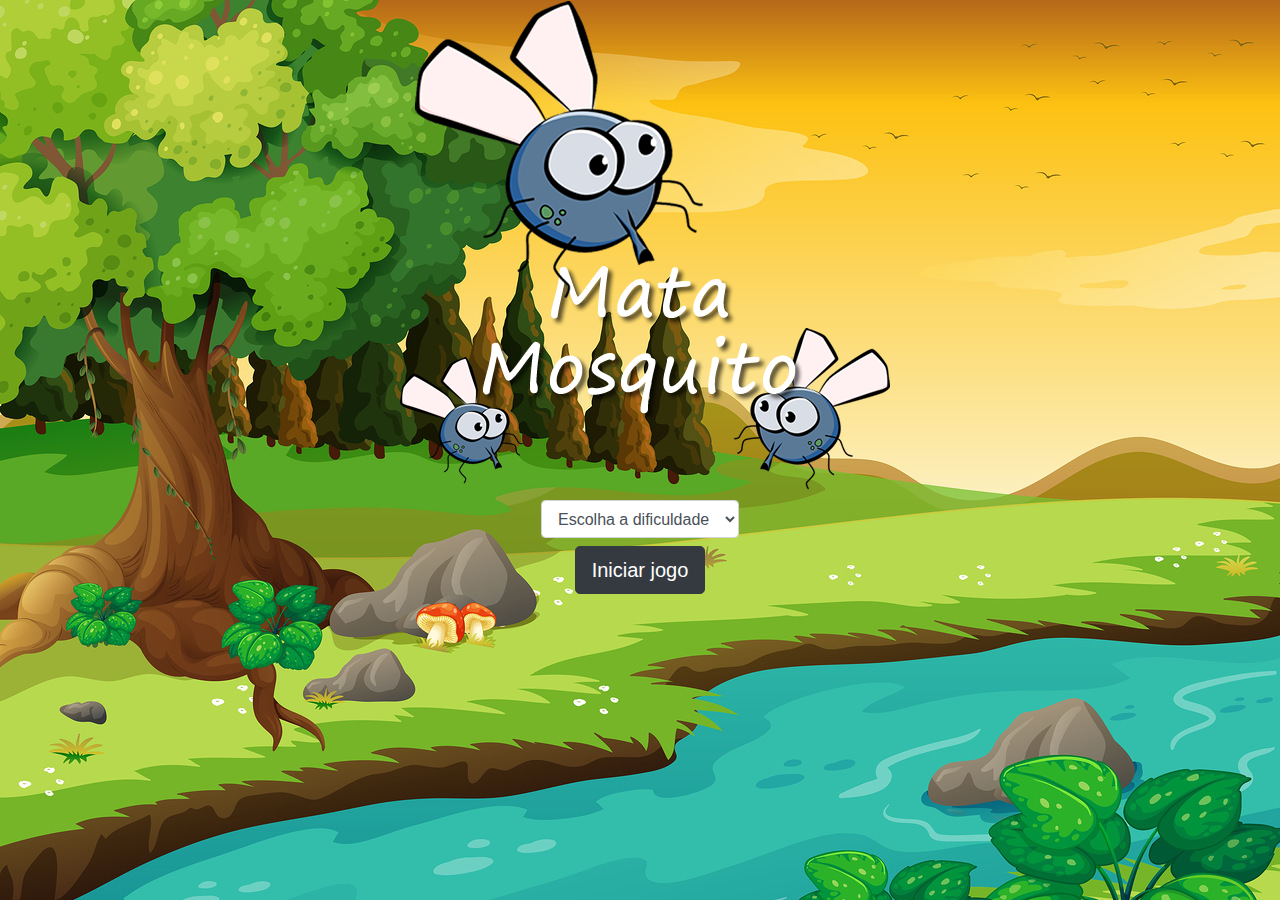
<file: index.html>
<!doctype html>
<html lang="pt-br">
  <head>
    <title>Title</title>
    <!-- Required meta tags -->
    <meta charset="utf-8">
    <meta name="viewport" content="width=device-width, initial-scale=1, shrink-to-fit=no">

    <!-- Bootstrap CSS -->
    <link rel="stylesheet" href="https://stackpath.bootstrapcdn.com/bootstrap/4.3.1/css/bootstrap.min.css" integrity="sha384-ggOyR0iXCbMQv3Xipma34MD+dH/1fQ784/j6cY/iJTQUOhcWr7x9JvoRxT2MZw1T" crossorigin="anonymous">

    <!-- Stylesheet-->
    <link rel="stylesheet" type="text/css" href="style.css">

    <!-- Javacript-->
    <script>
        function iniciar() {
            var lvlCh = window.document.getElementById('lvl-opt').value

            if(lvlCh === '') {
                alert('O jogo não pode ser iniciado sem que seja definido uma dificuldade para o desafio.')
                return false
            }

            window.location.href = 'appGame.html?' + lvlCh
        }
    </script>
  </head>
  <body>
    <div class="container">
        <div class="row">
            <div class="col">
                <div class="d-flex justify-content-center">
                    <img src="img/game.png">
                </div>
            </div>
        </div>
        <div class="row">
            <div class="col">
                <div class="d-flex justify-content-center">
                    <div class="mb-2">
                        <select class="form-control" id="lvl-opt">
                            <option value="">Escolha a dificuldade</option>
                            <option value="easy">Fácil</option>
                            <option value="normal">Normal</option>
                            <option value="hard">Dificil</option>
                        </select>
                    </div>
                </div>
            </div>
        </div>

        <div class="row">
            <div class="col">
                <div class="d-flex justify-content-center">
                    <button class="btn btn-dark btn-lg" onclick="iniciar()">Iniciar jogo</button>
                </div>
            </div>
        </div>
    </div>

    <!-- Optional JavaScript -->
    <!-- jQuery first, then Popper.js, then Bootstrap JS -->
    <script src="https://code.jquery.com/jquery-3.3.1.slim.min.js" integrity="sha384-q8i/X+965DzO0rT7abK41JStQIAqVgRVzpbzo5smXKp4YfRvH+8abtTE1Pi6jizo" crossorigin="anonymous"></script>
    <script src="https://cdnjs.cloudflare.com/ajax/libs/popper.js/1.14.7/umd/popper.min.js" integrity="sha384-UO2eT0CpHqdSJQ6hJty5KVphtPhzWj9WO1clHTMGa3JDZwrnQq4sF86dIHNDz0W1" crossorigin="anonymous"></script>
    <script src="https://stackpath.bootstrapcdn.com/bootstrap/4.3.1/js/bootstrap.min.js" integrity="sha384-JjSmVgyd0p3pXB1rRibZUAYoIIy6OrQ6VrjIEaFf/nJGzIxFDsf4x0xIM+B07jRM" crossorigin="anonymous"></script>
  </body>
</html>
</file>
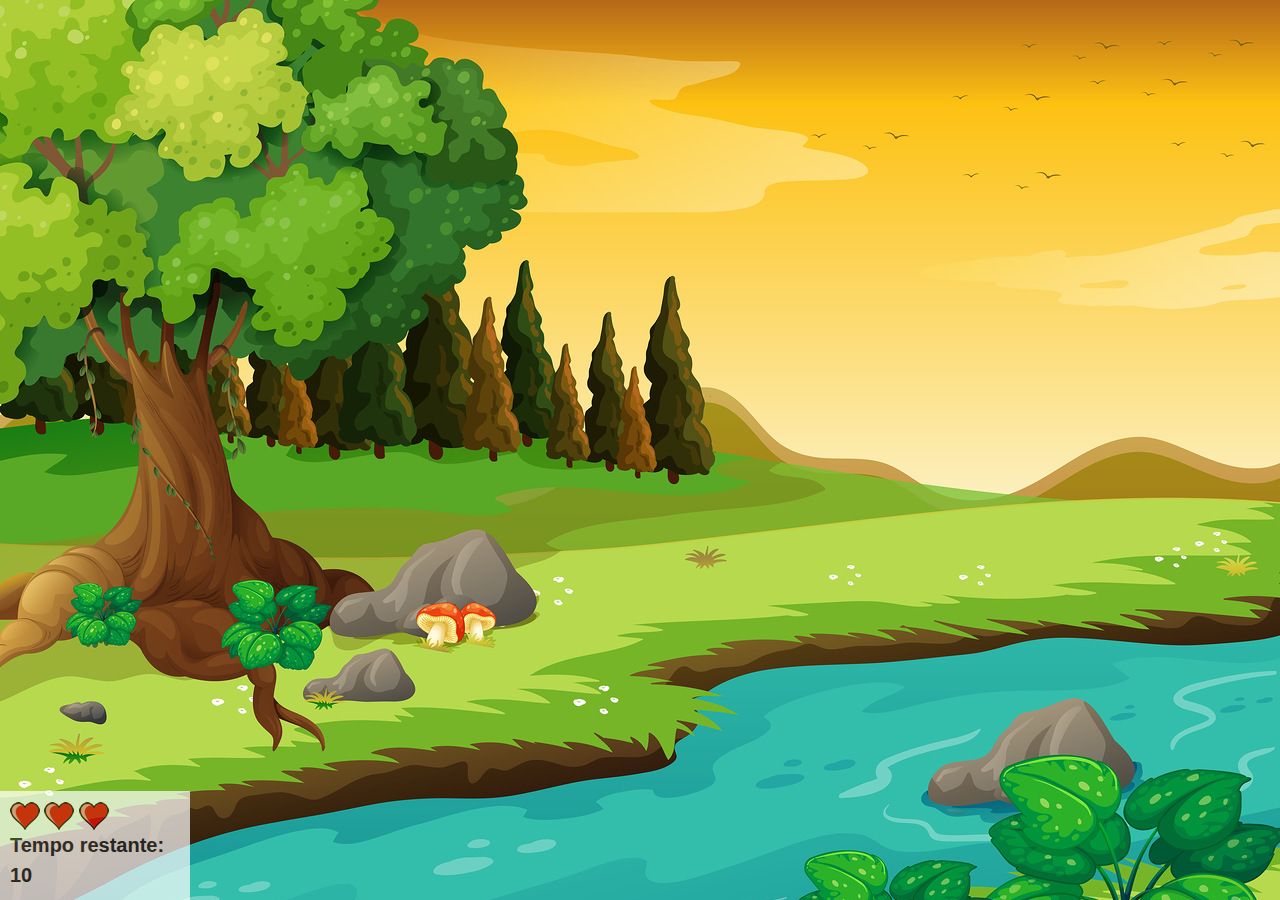
<file: appGame.html>
<!doctype html>
<html lang="pt-br">
  <head>
    <title>Title</title>
    <!-- Required meta tags -->
    <meta charset="utf-8">
    <meta name="viewport" content="width=device-width, initial-scale=1, shrink-to-fit=no">

    <!-- Bootstrap CSS -->
    <link rel="stylesheet" href="https://stackpath.bootstrapcdn.com/bootstrap/4.3.1/css/bootstrap.min.css" integrity="sha384-ggOyR0iXCbMQv3Xipma34MD+dH/1fQ784/j6cY/iJTQUOhcWr7x9JvoRxT2MZw1T" crossorigin="anonymous">

    <!-- Stylesheet-->
    <link rel="stylesheet" type="text/css" href="style.css">

    <!-- Javascript -->
    <script src="script.js"></script>
  </head>
  <body onresize="verificarTamanhoTela()">
    <div class="painel">
        <div class="vidas">
            <img id="vidas1" src="img/coracao_cheio.png">
            <img id="vidas2" src="img/coracao_cheio.png">
            <img id="vidas3" src="img/coracao_cheio.png">
        </div>
        <div class="cronometro">
            Tempo restante: <span id="cronometroTempo"></span>
        </div>
    </div>
    
    <!-- Javacript-->
    <script>
        window.document.getElementById('cronometroTempo').innerHTML = tempo
        
        var newMosk = setInterval(function() {
            posicionarElemento()
        }, tempoAlterado)
    </script>
    <!-- Optional JavaScript -->
    <!-- jQuery first, then Popper.js, then Bootstrap JS -->
    <script src="https://code.jquery.com/jquery-3.3.1.slim.min.js" integrity="sha384-q8i/X+965DzO0rT7abK41JStQIAqVgRVzpbzo5smXKp4YfRvH+8abtTE1Pi6jizo" crossorigin="anonymous"></script>
    <script src="https://cdnjs.cloudflare.com/ajax/libs/popper.js/1.14.7/umd/popper.min.js" integrity="sha384-UO2eT0CpHqdSJQ6hJty5KVphtPhzWj9WO1clHTMGa3JDZwrnQq4sF86dIHNDz0W1" crossorigin="anonymous"></script>
    <script src="https://stackpath.bootstrapcdn.com/bootstrap/4.3.1/js/bootstrap.min.js" integrity="sha384-JjSmVgyd0p3pXB1rRibZUAYoIIy6OrQ6VrjIEaFf/nJGzIxFDsf4x0xIM+B07jRM" crossorigin="anonymous"></script>
  </body>
</html>
</file>
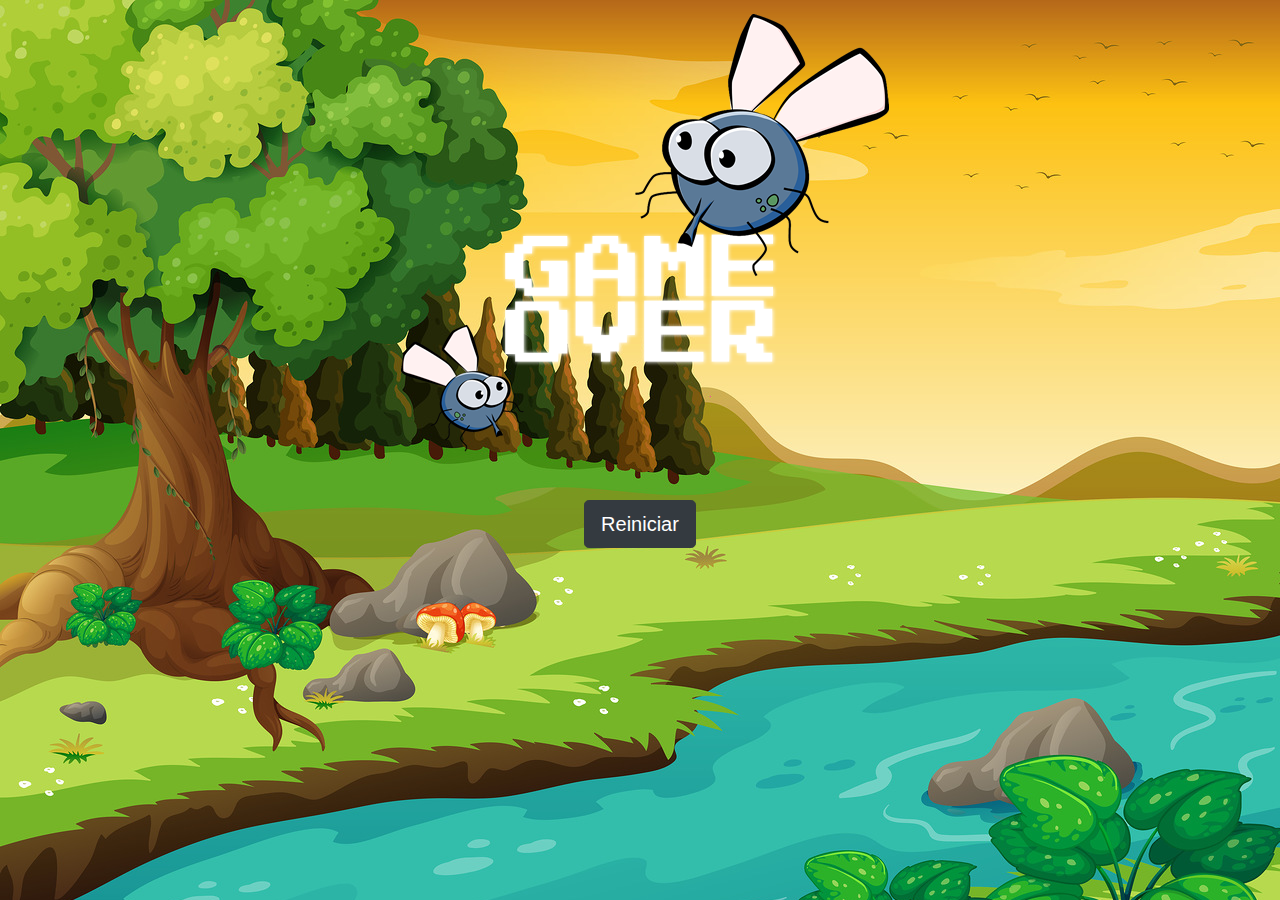
<file: endGame.html>
<!doctype html>
<html lang="pt-br">
  <head>
    <title>Title</title>
    <!-- Required meta tags -->
    <meta charset="utf-8">
    <meta name="viewport" content="width=device-width, initial-scale=1, shrink-to-fit=no">

    <!-- Bootstrap CSS -->
    <link rel="stylesheet" href="https://stackpath.bootstrapcdn.com/bootstrap/4.3.1/css/bootstrap.min.css" integrity="sha384-ggOyR0iXCbMQv3Xipma34MD+dH/1fQ784/j6cY/iJTQUOhcWr7x9JvoRxT2MZw1T" crossorigin="anonymous">

    <!-- Stylesheet-->
    <link rel="stylesheet" type="text/css" href="style.css">

    <!-- Javacript-->
    <script src="script.js"></script>
  </head>
  <body>
    <div class="container">
        <div class="row">
            <div class="col">
                <div class="d-flex justify-content-center">
                    <img src="img/game_over.png">
                </div>
            </div>
        </div>

        <div class="row">
            <div class="col">
                <div class="d-flex justify-content-center">
                    <button class="btn btn-dark btn-lg" onclick="window.location.href= 'index.html' ">Reiniciar</button>
                </div>
            </div>
        </div>
    </div>

    <!-- Optional JavaScript -->
    <!-- jQuery first, then Popper.js, then Bootstrap JS -->
    <script src="https://code.jquery.com/jquery-3.3.1.slim.min.js" integrity="sha384-q8i/X+965DzO0rT7abK41JStQIAqVgRVzpbzo5smXKp4YfRvH+8abtTE1Pi6jizo" crossorigin="anonymous"></script>
    <script src="https://cdnjs.cloudflare.com/ajax/libs/popper.js/1.14.7/umd/popper.min.js" integrity="sha384-UO2eT0CpHqdSJQ6hJty5KVphtPhzWj9WO1clHTMGa3JDZwrnQq4sF86dIHNDz0W1" crossorigin="anonymous"></script>
    <script src="https://stackpath.bootstrapcdn.com/bootstrap/4.3.1/js/bootstrap.min.js" integrity="sha384-JjSmVgyd0p3pXB1rRibZUAYoIIy6OrQ6VrjIEaFf/nJGzIxFDsf4x0xIM+B07jRM" crossorigin="anonymous"></script>
  </body>
</html>
</file>
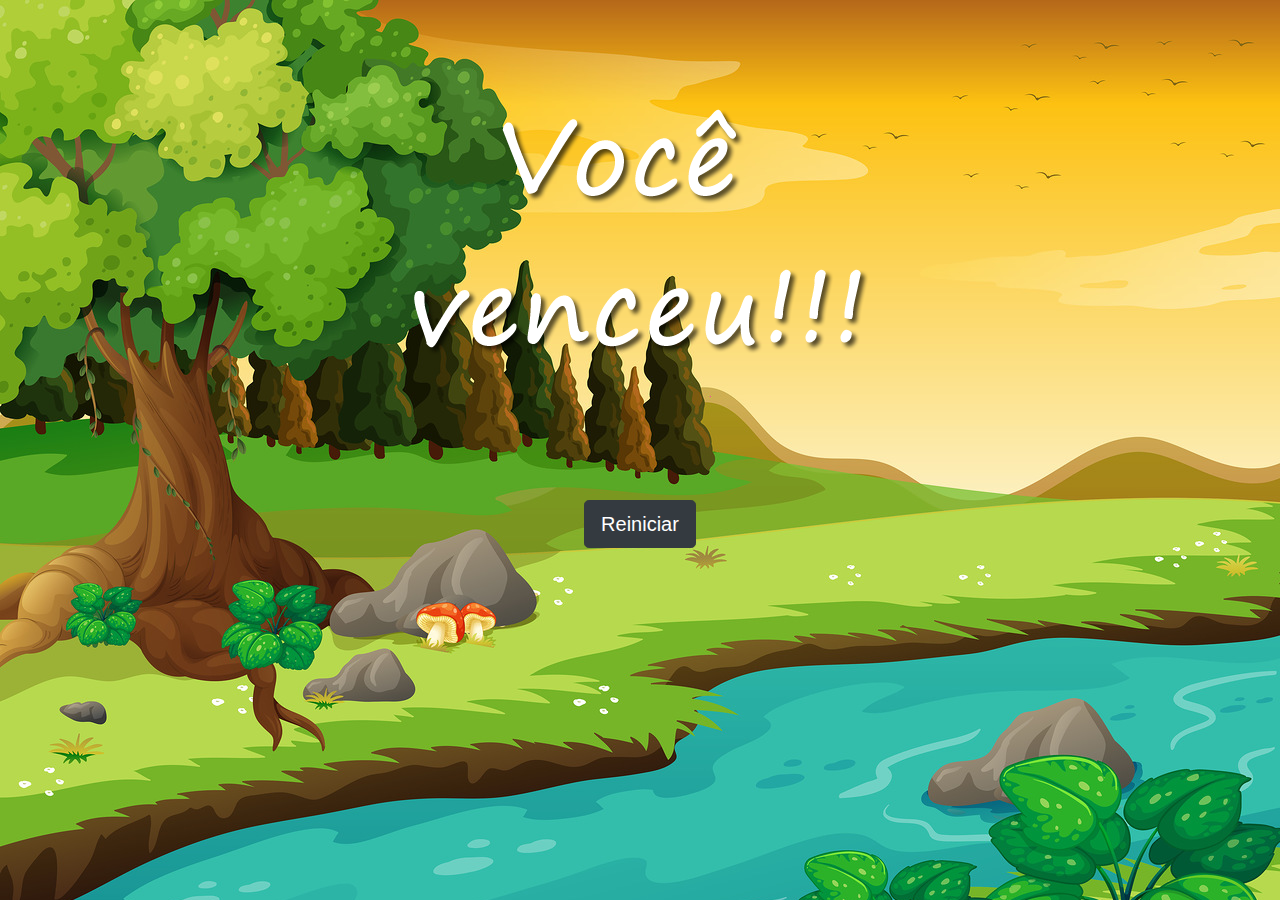
<file: victory.html>
<!doctype html>
<html lang="pt-br">
  <head>
    <title>Title</title>
    <!-- Required meta tags -->
    <meta charset="utf-8">
    <meta name="viewport" content="width=device-width, initial-scale=1, shrink-to-fit=no">

    <!-- Bootstrap CSS -->
    <link rel="stylesheet" href="https://stackpath.bootstrapcdn.com/bootstrap/4.3.1/css/bootstrap.min.css" integrity="sha384-ggOyR0iXCbMQv3Xipma34MD+dH/1fQ784/j6cY/iJTQUOhcWr7x9JvoRxT2MZw1T" crossorigin="anonymous">

    <!-- Stylesheet-->
    <link rel="stylesheet" type="text/css" href="style.css">
  </head>
  <body>
    <div class="container">
        <div class="row">
            <div class="col">
                <div class="d-flex justify-content-center">
                    <img src="img/vitoria.png">
                </div>
            </div>
        </div>

        <div class="row">
            <div class="col">
                <div class="d-flex justify-content-center">
                    <button class="btn btn-dark btn-lg" onclick="window.location.href= 'index.html' ">Reiniciar</button>
                </div>
            </div>
        </div>
    </div>

    <!-- Optional JavaScript -->
    <!-- jQuery first, then Popper.js, then Bootstrap JS -->
    <script src="https://code.jquery.com/jquery-3.3.1.slim.min.js" integrity="sha384-q8i/X+965DzO0rT7abK41JStQIAqVgRVzpbzo5smXKp4YfRvH+8abtTE1Pi6jizo" crossorigin="anonymous"></script>
    <script src="https://cdnjs.cloudflare.com/ajax/libs/popper.js/1.14.7/umd/popper.min.js" integrity="sha384-UO2eT0CpHqdSJQ6hJty5KVphtPhzWj9WO1clHTMGa3JDZwrnQq4sF86dIHNDz0W1" crossorigin="anonymous"></script>
    <script src="https://stackpath.bootstrapcdn.com/bootstrap/4.3.1/js/bootstrap.min.js" integrity="sha384-JjSmVgyd0p3pXB1rRibZUAYoIIy6OrQ6VrjIEaFf/nJGzIxFDsf4x0xIM+B07jRM" crossorigin="anonymous"></script>
  </body>
</html>
</file>
<file: style.css>
html {
    cursor: url(img/mata_mosca.png) 30 30, auto;
}

body {
    background: url(img/bg.jpg);
    background-repeat:  no-repeat;
    background-size: 100%;
}

.mosk1 {
    width: 50px;
    height: 50px;
}

.mosk2 {
    width: 70px;
    height: 70px;
}

.mosk3 {
    width: 90px;
    height: 90px;
}

.ladoA {
    transform: scaleX(1);
}

.ladoB {
    transform: rotateY(180deg)
}

.painel {
    position: absolute;
    width: 190px;
    padding: 10px;
    bottom: 0px;
    left: 0px;
    border-top: 1px solid #fff;
    background-color: #fff;
    opacity: 0.7;
}

.vidas {
    float: left;
}

.cronometro {
    float: left;
    font-size: 20px;
    font-weight: bold;
}
</file>
